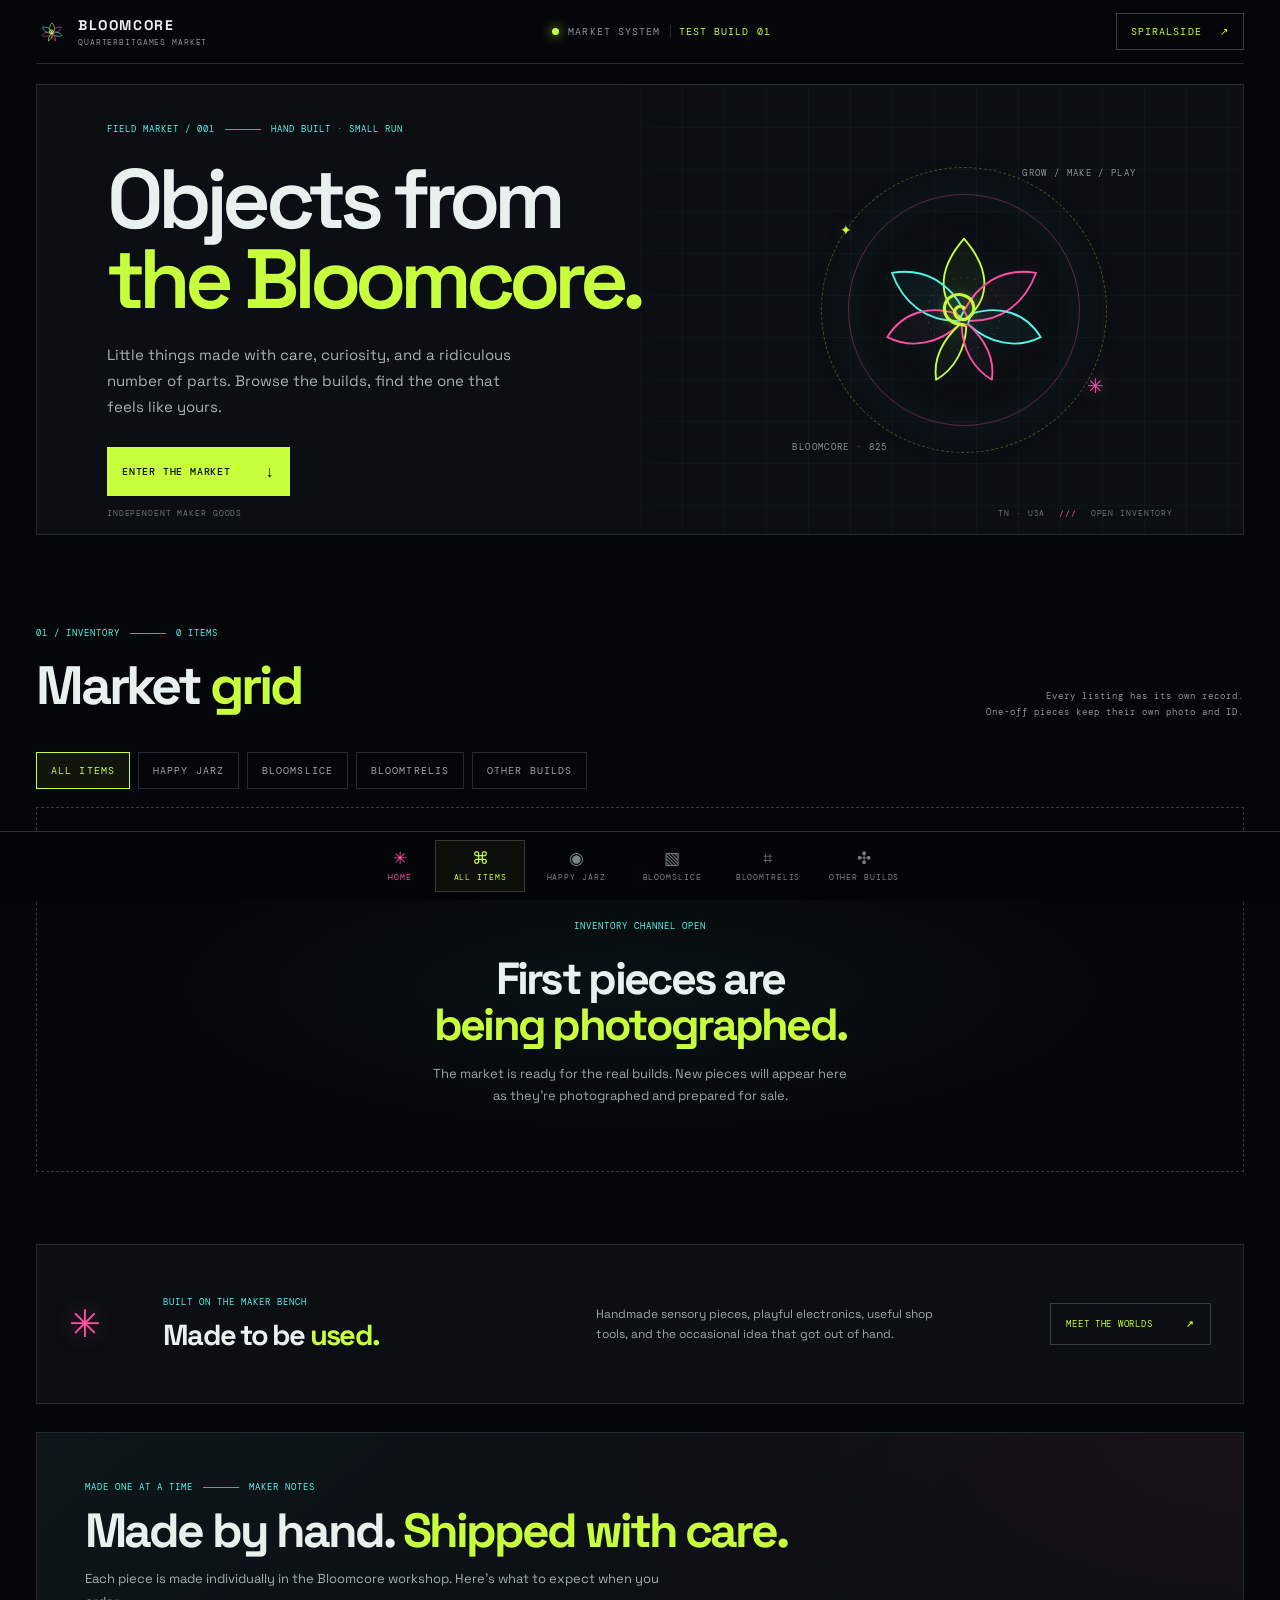
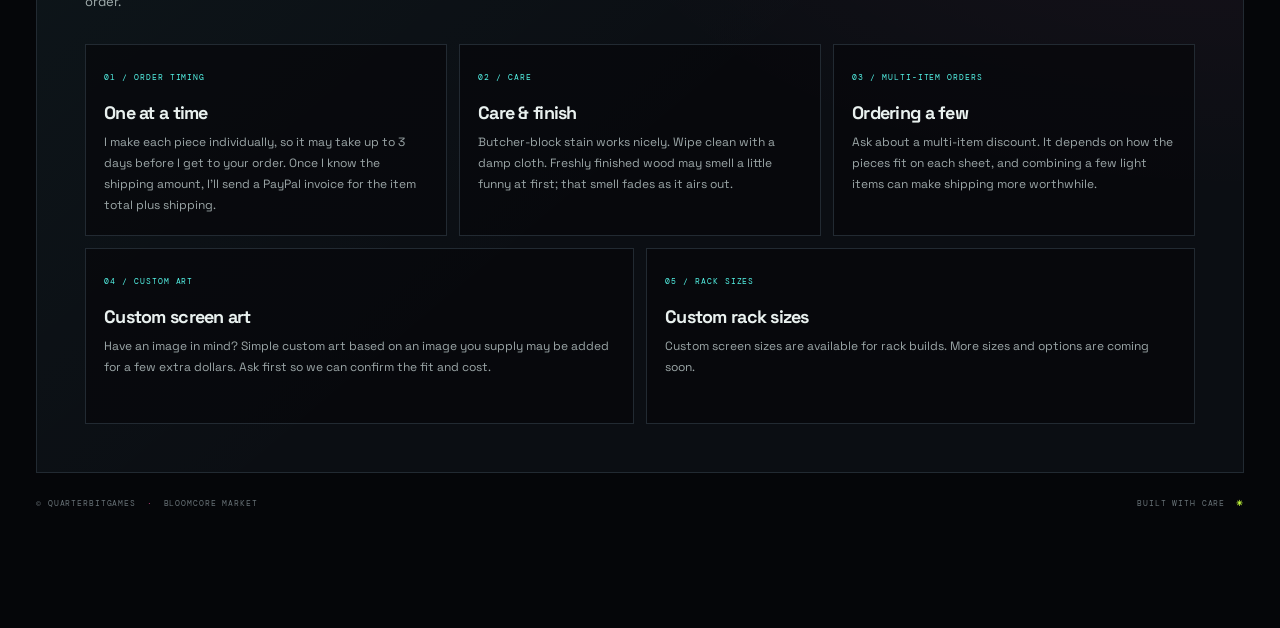
<file: index.html>
<!doctype html>
<html lang="en">
<head>
  <meta charset="utf-8">
  <meta name="viewport" content="width=device-width, initial-scale=1, viewport-fit=cover">
  <meta name="theme-color" content="#050609">
  <meta name="description" content="The quarterbitgames Bloomcore market: handmade Happy Jarz, BloomSlice boards, Bloomtrelis tools, and other builds.">
  <title>Bloomcore Market · quarterbitgames</title>
  <link rel="stylesheet" href="./assets/bloomcore.css?v=20261018-admin-hide">
</head>
<body>
  <div class="scanlines" aria-hidden="true"></div>
  <div class="site-shell">
    <header class="topbar">
      <a class="brand" href="./" aria-label="Bloomcore Market home">
        <span class="brand-mark" aria-hidden="true"><svg class="brand-emblem" viewBox="0 0 320 320" focusable="false">
          <path class="petal petal-top" d="M160 173 C128 150 122 112 160 68 C198 112 192 150 160 173Z"/>
          <path class="petal petal-left" d="M153 174 C112 175 81 151 67 112 C111 105 142 126 160 161Z"/>
          <path class="petal petal-right" d="M167 174 C208 175 239 151 253 112 C209 105 178 126 160 161Z"/>
          <path class="petal petal-lower-left" d="M155 178 C128 203 93 211 61 195 C80 164 113 153 151 165Z"/>
          <path class="petal petal-lower-right" d="M165 178 C192 203 227 211 259 195 C240 164 207 153 169 165Z"/>
          <path class="petal petal-bottom-left" d="M155 178 C133 198 120 222 124 250 C148 236 162 210 163 181Z"/>
          <path class="petal petal-bottom-right" d="M165 178 C187 198 200 222 196 250 C172 236 158 210 157 181Z"/>
          <path class="spiral-stroke" d="M160 179 C143 179 133 168 135 155 C137 142 151 137 162 142 C174 147 176 162 167 169 C159 176 148 171 148 163 C148 156 155 153 160 157"/>
        </svg></span>
        <span class="brand-copy"><strong>BLOOMCORE</strong><small>QUARTERBITGAMES MARKET</small></span>
      </a>
      <div class="top-status"><span class="live-dot"></span><span>MARKET SYSTEM</span><b>TEST BUILD 01</b></div>
      <a class="spiral-link" href="https://spiralside.com/" target="_blank" rel="noreferrer">SPIRALSIDE <span aria-hidden="true">↗</span></a>
    </header>

    <main>
      <section class="hero frame" aria-labelledby="hero-title">
        <div class="hero-grid" aria-hidden="true"></div>
        <div class="hero-copy">
          <div class="eyebrow"><span>FIELD MARKET / 001</span><span class="eyebrow-line"></span><span>HAND BUILT · SMALL RUN</span></div>
          <h1 id="hero-title">Objects from<br><em>the Bloomcore.</em></h1>
          <p class="hero-intro">Little things made with care, curiosity, and a ridiculous number of parts. Browse the builds, find the one that feels like yours.</p>
          <a class="button button-primary" href="#catalog"><span>ENTER THE MARKET</span><b aria-hidden="true">↓</b></a>
        </div>
        <div class="hero-orbit" aria-hidden="true">
          <div class="bloom-halo bloom-halo-a"></div><div class="bloom-halo bloom-halo-b"></div>
          <svg class="bloom-emblem" viewBox="0 0 320 320" focusable="false">
            <path class="petal petal-top" d="M160 173 C128 150 122 112 160 68 C198 112 192 150 160 173Z"/>
            <path class="petal petal-left" d="M153 174 C112 175 81 151 67 112 C111 105 142 126 160 161Z"/>
            <path class="petal petal-right" d="M167 174 C208 175 239 151 253 112 C209 105 178 126 160 161Z"/>
            <path class="petal petal-lower-left" d="M155 178 C128 203 93 211 61 195 C80 164 113 153 151 165Z"/>
            <path class="petal petal-lower-right" d="M165 178 C192 203 227 211 259 195 C240 164 207 153 169 165Z"/>
            <path class="petal petal-bottom-left" d="M155 178 C133 198 120 222 124 250 C148 236 162 210 163 181Z"/>
            <path class="petal petal-bottom-right" d="M165 178 C187 198 200 222 196 250 C172 236 158 210 157 181Z"/>
            <path class="spiral-stroke" d="M160 179 C143 179 133 168 135 155 C137 142 151 137 162 142 C174 147 176 162 167 169 C159 176 148 171 148 163 C148 156 155 153 160 157"/>
            <circle class="emblem-center" cx="160" cy="165" r="47"/>
          </svg>
          <span class="orbit-label orbit-label-a">GROW / MAKE / PLAY</span><span class="orbit-label orbit-label-b">BLOOMCORE · 825</span>
          <span class="bloom-spark bloom-spark-a">✳</span><span class="bloom-spark bloom-spark-b">✦</span>
        </div>
        <div class="hero-bottom"><span>INDEPENDENT MAKER GOODS</span><span>TN · USA <i>///</i> OPEN INVENTORY</span></div>
      </section>

      <section class="catalog-section" id="catalog">
        <div class="section-heading">
          <div><div class="eyebrow"><span>01 / INVENTORY</span><span class="eyebrow-line"></span><span id="inventory-total">0 ITEMS</span></div><h2>Market <em>grid</em></h2></div>
          <div class="section-note">Every listing has its own record.<br>One-off pieces keep their own photo and ID.</div>
        </div>
        <div class="filter-row" id="type-filters" aria-label="Filter by item type"></div>
        <div class="product-grid" id="product-grid" aria-live="polite"></div>
        <div class="empty-state" id="empty-state" hidden>
          <div class="empty-symbol" aria-hidden="true">✳</div>
          <p class="eyebrow">INVENTORY CHANNEL OPEN</p>
          <h3>First pieces are<br><em>being photographed.</em></h3>
          <p>The market is ready for the real builds. New pieces will appear here as they’re photographed and prepared for sale.</p>
        </div>
      </section>

      <section class="maker-strip frame">
        <div class="maker-star" aria-hidden="true">✳</div>
        <div><div class="eyebrow">BUILT ON THE MAKER BENCH</div><h2>Made to be <em>used.</em></h2></div>
        <p>Handmade sensory pieces, playful electronics, useful shop tools, and the occasional idea that got out of hand.</p>
        <a class="button button-quiet" href="https://spiralside.com/" target="_blank" rel="noreferrer">MEET THE WORLDS <b aria-hidden="true">↗</b></a>
      </section>

      <section class="maker-notes frame" id="maker-notes" aria-labelledby="maker-notes-heading">
        <div class="maker-notes-heading">
          <div class="eyebrow"><span id="store-copy-eyebrow">MADE ONE AT A TIME</span><span class="eyebrow-line"></span><span>MAKER NOTES</span></div>
          <h2 id="maker-notes-heading"><span id="store-copy-heading">Made by hand.</span> <em id="store-copy-heading-accent">Shipped with care.</em></h2>
          <p id="store-copy-intro">Each piece is made individually in the Bloomcore workshop. Here’s what to expect when you order.</p>
        </div>
        <div class="maker-note-grid">
          <article class="maker-note-card"><span class="maker-note-index">01 / ORDER TIMING</span><h3 id="store-copy-turnaround-title">One at a time</h3><p id="store-copy-turnaround-body">I make each piece individually, so it may take up to 3 days before I get to your order. Once I know the shipping amount, I’ll send a PayPal invoice for the item total plus shipping.</p></article>
          <article class="maker-note-card"><span class="maker-note-index">02 / CARE</span><h3 id="store-copy-care-title">Care &amp; finish</h3><p id="store-copy-care-body">Butcher-block stain works nicely. Wipe clean with a damp cloth. Freshly finished wood may smell a little funny at first; that smell fades as it airs out.</p></article>
          <article class="maker-note-card"><span class="maker-note-index">03 / MULTI-ITEM ORDERS</span><h3 id="store-copy-multi-title">Ordering a few</h3><p id="store-copy-multi-body">Ask about a multi-item discount. It depends on how the pieces fit on each sheet, and combining a few light items can make shipping more worthwhile.</p></article>
          <article class="maker-note-card"><span class="maker-note-index">04 / CUSTOM ART</span><h3 id="store-copy-art-title">Custom screen art</h3><p id="store-copy-art-body">Have an image in mind? Simple custom art based on an image you supply may be added for a few extra dollars. Ask first so we can confirm the fit and cost.</p></article>
          <article class="maker-note-card"><span class="maker-note-index">05 / RACK SIZES</span><h3 id="store-copy-sizes-title">Custom rack sizes</h3><p id="store-copy-sizes-body">Custom screen sizes are available for rack builds. More sizes and options are coming soon.</p></article>
        </div>
      </section>
    </main>

    <footer class="site-footer">
      <span>© QUARTERBITGAMES <i>·</i> BLOOMCORE MARKET</span><span>BUILT WITH CARE <b>✳</b></span>
    </footer>
  </div>

  <nav class="hud" aria-label="Market navigation">
    <a class="hud-home" href="./" aria-label="Home"><span class="hud-glyph">✳</span><small>HOME</small></a>
    <a class="hud-item is-active" href="#catalog" data-filter="all"><span class="hud-glyph">⌘</span><small>ALL ITEMS</small></a>
    <a class="hud-item" href="#catalog" data-filter="happy-jarz"><span class="hud-glyph">◉</span><small>HAPPY JARZ</small></a>
    <a class="hud-item" href="#catalog" data-filter="bloomslice"><span class="hud-glyph">▧</span><small>BLOOMSLICE</small></a>
    <a class="hud-item" href="#catalog" data-filter="bloomtrelis"><span class="hud-glyph">⌗</span><small>BLOOMTRELIS</small></a>
    <a class="hud-item" href="#catalog" data-filter="other"><span class="hud-glyph">✣</span><small>OTHER BUILDS</small></a>
  </nav>

  <dialog class="item-dialog" id="item-dialog" aria-labelledby="dialog-title">
    <button class="dialog-close" type="button" aria-label="Close details">×</button>
    <div class="dialog-layout"><div class="dialog-photo" id="dialog-photo"></div><div class="dialog-info"><p class="eyebrow" id="dialog-type"></p><h2 id="dialog-title"></h2><p class="dialog-id" id="dialog-id"></p><p class="dialog-description" id="dialog-description"></p><dl class="dialog-specs" id="dialog-specs"></dl><div class="dialog-buy" id="dialog-buy"></div></div></div>
  </dialog>
  <script src="./assets/catalog.js"></script>
</body>
</html>
</file>
<file: assets/bloomcore.css>
@import url('https://fonts.googleapis.com/css2?family=DM+Mono:wght@400;500&family=Space+Grotesk:wght@400;500;600;700&display=swap');
:root{color-scheme:dark;--bg:#050609;--panel:#0b0e13;--panel2:#10151b;--line:#222a32;--text:#e9f1ef;--muted:#89939a;--lime:#c8ff3d;--cyan:#54f5e8;--pink:#ff4fa3;--mono:'DM Mono',ui-monospace,monospace;--display:'Space Grotesk',Arial,sans-serif;--max:1160px}
*{box-sizing:border-box}html{scroll-behavior:smooth;scroll-padding-bottom:100px}body{margin:0;background:var(--bg);color:var(--text);font-family:var(--display);min-width:320px}a{color:inherit;text-decoration:none}button,input,select,textarea{font:inherit}.scanlines{position:fixed;inset:0;z-index:10;pointer-events:none;opacity:.12;background:repeating-linear-gradient(to bottom,transparent 0 3px,rgba(255,255,255,.025) 4px)}.site-shell{max-width:1440px;margin:auto;padding:0 36px 120px}.topbar{height:80px;display:flex;align-items:center;justify-content:space-between;border-bottom:1px solid var(--line);gap:20px}.brand{display:flex;align-items:center;gap:12px}.brand-mark{width:31px;height:31px;border:1px solid var(--lime);border-radius:50%;position:relative;display:grid;place-items:center}.brand-mark:before,.brand-mark:after{content:"";position:absolute;width:21px;height:1px;background:var(--lime);transform:rotate(60deg)}.brand-mark:after{transform:rotate(-60deg)}.brand-mark i{position:absolute;width:5px;height:5px;background:var(--pink);border-radius:50%}.brand-copy{display:grid;gap:3px;letter-spacing:.1em}.brand-copy strong{font-size:14px}.brand-copy small,.eyebrow,.top-status,.spiral-link,.hero-bottom,.button,.section-note,.filter-pill,.product-meta,.product-id,.status-tag,.site-footer,.hud small,.text-link,.dialog-id,.dialog-specs dt,.admin-label,.admin-note,.upload-button,.admin-table th,.admin-table td,.admin-actions button{font-family:var(--mono);font-size:10px;letter-spacing:.11em}.brand-copy small{color:var(--muted);font-size:8px}.top-status{display:flex;align-items:center;gap:9px;color:var(--muted)}.top-status b{font-weight:400;color:var(--lime);padding-left:8px;border-left:1px solid var(--line)}.live-dot{width:7px;height:7px;background:var(--lime);border-radius:50%;box-shadow:0 0 12px var(--lime)}.spiral-link{border:1px solid #35423a;padding:11px 14px;color:var(--lime);transition:.2s}.spiral-link:hover{background:var(--lime);color:#111}.spiral-link span{margin-left:11px}.frame{position:relative;border:1px solid var(--line);background:var(--panel);overflow:hidden}.hero{min-height:480px;margin-top:28px;padding:55px 5.8% 48px;display:flex;align-items:center}.hero-grid{position:absolute;inset:0 0 0 43%;opacity:.25;background-image:linear-gradient(rgba(84,245,232,.14) 1px,transparent 1px),linear-gradient(90deg,rgba(84,245,232,.14) 1px,transparent 1px);background-size:42px 42px;mask-image:linear-gradient(90deg,transparent,#000 20%,#000)}.hero-copy{position:relative;z-index:2;width:55%;max-width:560px}.eyebrow{display:flex;align-items:center;gap:10px;color:var(--cyan);font-size:9px}.eyebrow-line{height:1px;width:36px;background:var(--pink);display:inline-block}.hero h1{font-size:clamp(48px,7vw,84px);line-height:.95;letter-spacing:-.07em;margin:25px 0 22px;font-weight:600}.hero h1 em,.section-heading h2 em,.empty-state h3 em,.maker-strip h2 em{color:var(--lime);font-style:normal}.hero-intro{max-width:430px;color:#a7b2b2;line-height:1.75;font-size:15px;margin:0 0 27px}.button{display:inline-flex;align-items:center;justify-content:space-between;gap:34px;padding:14px 15px;letter-spacing:.08em;transition:transform .18s,background .18s,color .18s}.button:hover{transform:translateY(-2px)}.button-primary{background:var(--lime);color:#0a0d08;font-weight:500}.button-primary b{font-size:16px}.hero-orbit{position:absolute;width:370px;height:370px;right:10%;top:50%;transform:translateY(-50%);display:grid;place-items:center}.orbit{position:absolute;border:1px solid rgba(84,245,232,.55);border-radius:50%;transform:rotate(-28deg)}.orbit-a{width:290px;height:160px}.orbit-b{width:290px;height:160px;transform:rotate(62deg);border-color:rgba(255,79,163,.68)}.orbit-core{width:112px;height:112px;border:1px solid var(--lime);border-radius:50%;display:grid;place-items:center;background:rgba(200,255,61,.07);box-shadow:0 0 50px rgba(200,255,61,.14),inset 0 0 30px rgba(200,255,61,.09);font-size:26px;letter-spacing:-.1em;color:var(--lime)}.orbit-core:before{content:"";position:absolute;width:156px;height:156px;border:1px dashed rgba(200,255,61,.4);border-radius:50%}.orbit-label{position:absolute;color:var(--muted);font:9px var(--mono);letter-spacing:.15em}.orbit-label-a{top:53px;right:2px}.orbit-label-b{bottom:46px;left:-3px}.orbit-cross{position:absolute;right:45px;bottom:86px;color:var(--pink);font-size:26px}.hero-bottom{position:absolute;bottom:16px;left:5.8%;right:5.8%;display:flex;justify-content:space-between;color:#687277;font-size:8px}.hero-bottom i{color:var(--pink);font-style:normal;padding:0 8px}.catalog-section{padding:92px 0 72px}.section-heading{display:flex;justify-content:space-between;align-items:end;margin-bottom:27px}.section-heading h2{font-size:clamp(34px,5vw,54px);letter-spacing:-.06em;margin:12px 0 0}.section-note{color:var(--muted);line-height:1.8;text-align:right;font-size:9px}.filter-row{display:flex;gap:8px;overflow-x:auto;padding:5px 0 18px;scrollbar-width:thin;scrollbar-color:#34413d transparent}.filter-pill{white-space:nowrap;background:transparent;border:1px solid var(--line);color:#9ca6a8;padding:11px 14px;cursor:pointer;transition:.2s}.filter-pill:hover,.filter-pill.active{border-color:var(--lime);color:var(--lime);background:rgba(200,255,61,.06)}.product-grid{display:grid;grid-template-columns:repeat(3,minmax(0,1fr));gap:18px}.product-card{background:var(--panel);border:1px solid var(--line);min-width:0;cursor:pointer;transition:border .2s,transform .2s,box-shadow .2s}.product-card:hover{transform:translateY(-3px);border-color:var(--cyan);box-shadow:0 10px 35px rgba(84,245,232,.07)}.product-photo{height:auto;aspect-ratio:1.24;position:relative;overflow:hidden;background:#0d1114;border-bottom:1px solid var(--line)}.product-photo img{display:block;width:100%;height:100%;object-fit:cover;transition:transform .4s}.product-card:hover .product-photo img{transform:scale(1.035)}.photo-fallback{height:100%;display:grid;place-items:center;position:relative;overflow:hidden;background:radial-gradient(ellipse at 48% 48%,rgba(84,245,232,.12),transparent 45%),linear-gradient(135deg,#0c1014,#080a0d)}.photo-fallback:before,.photo-fallback:after{content:"";position:absolute;width:55%;height:40%;border:1px solid rgba(84,245,232,.35);transform:rotate(-24deg);border-radius:50%}.photo-fallback:after{transform:rotate(65deg);border-color:rgba(255,79,163,.45)}.photo-fallback span{position:relative;z-index:1;color:var(--lime);font:10px var(--mono);letter-spacing:.18em;border:1px solid #465341;padding:10px;background:rgba(5,6,9,.75)}.product-corner{position:absolute;top:12px;left:12px;font:9px var(--mono);color:var(--lime);letter-spacing:.12em;background:rgba(5,6,9,.86);padding:8px}.status-tag{position:absolute;right:12px;top:12px;color:var(--cyan);background:rgba(5,6,9,.86);padding:8px;font-size:8px}.product-info{padding:16px 17px 18px}.product-meta{display:flex;justify-content:space-between;gap:8px;color:var(--cyan);font-size:8px}.product-name{font-size:20px;letter-spacing:-.04em;margin:10px 0 8px}.product-description{font-size:12px;color:#a0aaab;line-height:1.65;margin:0;min-height:40px}.product-card-bottom{display:flex;justify-content:space-between;align-items:center;border-top:1px solid var(--line);margin-top:15px;padding-top:13px}.product-id{color:#6f7a7c;font-size:8px}.product-price{font:12px var(--mono);color:var(--lime)}.empty-state{min-height:365px;border:1px dashed #303c3a;display:grid;justify-items:center;align-content:center;text-align:center;padding:40px 20px;background:radial-gradient(ellipse at center,rgba(84,245,232,.05),transparent 60%)}.empty-symbol{font-size:32px;color:var(--pink);margin-bottom:18px}.empty-state .eyebrow{justify-content:center}.empty-state h3{font-size:clamp(30px,4.5vw,45px);letter-spacing:-.06em;line-height:1.02;margin:15px 0}.empty-state>p:not(.eyebrow){max-width:430px;font-size:13px;color:#9aa5a6;line-height:1.7;margin:0 0 20px}.text-link{color:var(--cyan);font-size:9px}.text-link span{color:var(--pink);padding-left:8px}.maker-strip{min-height:160px;display:grid;grid-template-columns:70px 1fr 1.05fr auto;gap:24px;align-items:center;padding:25px 32px}.maker-star{font-size:38px;color:var(--pink);text-shadow:0 0 25px rgba(255,79,163,.4)}.maker-strip h2{font-size:29px;letter-spacing:-.06em;margin:8px 0 0}.maker-strip p{color:#9ca7a8;font-size:12px;line-height:1.7;max-width:340px}.button-quiet{border:1px solid #35423a;color:var(--lime);font-size:9px}.button-quiet:hover{background:var(--lime);color:#10130c}.site-footer{display:flex;justify-content:space-between;gap:16px;padding:25px 0 0;color:#687277;font-size:8px}.site-footer i{font-style:normal;color:var(--pink);padding:0 5px}.site-footer b{color:var(--lime);padding-left:5px}.site-footer a{color:var(--cyan)}.hud{position:fixed;z-index:20;bottom:0;left:0;right:0;min-height:69px;padding:8px max(20px,calc((100vw - 1150px)/2));padding-bottom:max(8px,env(safe-area-inset-bottom));display:flex;justify-content:center;align-items:stretch;gap:6px;background:rgba(5,6,9,.93);border-top:1px solid #29322f;backdrop-filter:blur(14px)}.hud a{min-width:90px;display:flex;flex-direction:column;align-items:center;justify-content:center;gap:5px;color:#798384;border:1px solid transparent;transition:.18s}.hud a:hover,.hud a.is-active{color:var(--lime);border-color:#2d3932;background:rgba(200,255,61,.04)}.hud .hud-glyph{font-size:17px;line-height:1}.hud small{font-size:8px;white-space:nowrap}.hud .hud-home{min-width:58px;color:var(--pink)}.hud .hud-admin{margin-left:12px;border-left:1px solid var(--line);padding-left:14px;min-width:74px;color:var(--cyan)}.item-dialog{width:min(960px,calc(100vw - 34px));max-width:960px;padding:0;border:1px solid #39453f;background:#090c10;color:var(--text);box-shadow:0 25px 100px #000}.item-dialog::backdrop{background:rgba(0,0,0,.82);backdrop-filter:blur(5px)}.dialog-close{position:absolute;right:11px;top:11px;z-index:2;border:1px solid #56615b;background:#080a0d;color:var(--lime);width:39px;height:39px;font-size:24px;cursor:pointer}.dialog-layout{display:grid;grid-template-columns:1.1fr .9fr;min-height:430px}.dialog-photo{background:#0b0f12;display:grid;place-items:center;border-right:1px solid var(--line);min-height:430px}.dialog-photo img{max-width:100%;max-height:72vh;object-fit:contain}.dialog-info{padding:55px 36px 30px}.dialog-info h2{font-size:36px;letter-spacing:-.06em;margin:16px 0 5px}.dialog-id{color:var(--muted);margin:0 0 25px}.dialog-description{color:#aab4b4;line-height:1.8;font-size:14px}.dialog-specs{margin:25px 0;display:grid;grid-template-columns:90px 1fr;gap:10px;font-size:11px}.dialog-specs dt{color:#738080}.dialog-specs dd{margin:0;color:var(--text)}.dialog-buy{margin-top:30px}.dialog-buy .button{width:100%}.button-disabled{border:1px solid #374039;color:#8a938c;cursor:not-allowed}.admin-body{background:radial-gradient(ellipse at top center,rgba(84,245,232,.07),transparent 50%),var(--bg)}.admin-main{max-width:1060px;margin:0 auto;padding:50px 0}.admin-heading{display:flex;align-items:end;justify-content:space-between;gap:20px;margin-bottom:28px}.admin-heading h1{font-size:clamp(36px,6vw,64px);letter-spacing:-.07em;margin:12px 0 0}.admin-heading h1 em{color:var(--lime);font-style:normal}.admin-heading p{max-width:390px;color:#99a4a5;line-height:1.7;font-size:13px;margin:0}.admin-panel{border:1px solid var(--line);background:var(--panel);padding:25px;margin-bottom:18px}.admin-panel h2{font-size:17px;letter-spacing:-.03em;margin:0 0 6px}.admin-note{color:#879292;line-height:1.7;font-size:9px;letter-spacing:.02em;margin:0 0 18px}.admin-actions{display:flex;gap:10px;flex-wrap:wrap;margin:16px 0}.admin-actions button,.upload-button{border:1px solid #3a4640;color:var(--cyan);background:#0a0d10;padding:12px 14px;cursor:pointer;font-size:9px}.admin-actions button:hover,.upload-button:hover{border-color:var(--lime);color:var(--lime)}.upload-zone{min-height:140px;border:1px dashed #435149;display:grid;place-items:center;text-align:center;padding:18px;background:rgba(200,255,61,.018);cursor:pointer}.upload-zone.dragging{border-color:var(--lime);background:rgba(200,255,61,.06)}.upload-zone p{font-size:12px;color:#a3adac;line-height:1.7;margin:0 0 12px}.upload-zone .upload-button{display:inline-block}.upload-zone input{position:absolute;width:1px;height:1px;opacity:0}.admin-label{display:block;color:var(--cyan);font-size:9px;margin-bottom:8px}.admin-fields{display:grid;grid-template-columns:repeat(2,minmax(0,1fr));gap:15px}.admin-fields .full{grid-column:1/-1}.admin-fields input,.admin-fields select,.admin-fields textarea{width:100%;border:1px solid #313b3a;background:#07090c;color:var(--text);padding:12px;outline:none;font-size:13px}.admin-fields input:focus,.admin-fields select:focus,.admin-fields textarea:focus{border-color:var(--lime)}.admin-fields textarea{min-height:90px;resize:vertical}.admin-table-wrap{overflow-x:auto}.admin-table{border-collapse:collapse;width:100%;min-width:650px}.admin-table th,.admin-table td{text-align:left;border-bottom:1px solid var(--line);padding:12px 10px;font-size:9px}.admin-table th{color:#7e8b8a}.admin-table td{color:#c1cac7;letter-spacing:.03em}.admin-table button{border:0;background:none;color:var(--pink);cursor:pointer;font:inherit}.save-state{color:var(--lime);font:10px var(--mono);min-height:18px}.admin-warning{border-left:2px solid var(--pink);padding:12px 15px;background:rgba(255,79,163,.035);color:#aeb7b5;font-size:11px;line-height:1.7}.admin-warning strong{color:var(--pink);font-weight:500}.back-link{font:10px var(--mono);color:var(--lime);border:1px solid #3b493c;padding:12px 14px}.admin-footer{padding-bottom:30px}
@media(max-width:850px){.site-shell{padding-left:22px;padding-right:22px}.hero{min-height:450px;padding-left:5%;padding-right:5%}.hero-orbit{right:1%;opacity:.78;transform:translateY(-50%) scale(.82)}.hero-copy{width:65%}.product-grid{grid-template-columns:repeat(2,minmax(0,1fr))}.maker-strip{grid-template-columns:45px 1fr 1fr;gap:14px}.maker-strip .button{grid-column:2/-1;justify-self:start}.admin-main{padding:38px 22px}.top-status{font-size:8px}}
@media(max-width:600px){html{scroll-padding-bottom:93px}.site-shell{padding:0 14px 110px}.topbar{height:67px}.brand-mark{width:27px;height:27px}.brand-copy strong{font-size:12px}.brand-copy small{font-size:7px}.top-status{display:none}.spiral-link{font-size:8px;padding:10px}.hero{min-height:585px;margin-top:14px;padding:36px 22px 53px;align-items:flex-start}.hero-grid{inset:33% 0 0}.hero-copy{width:100%}.hero h1{font-size:clamp(50px,14vw,72px);margin:21px 0 15px}.hero-intro{font-size:13px;max-width:365px}.hero-orbit{width:270px;height:270px;right:50%;top:auto;bottom:11px;transform:translateX(50%) scale(.67);opacity:.85}.orbit-label-a{right:-25px}.orbit-label-b{left:-36px}.orbit-cross{right:0}.hero-bottom{bottom:12px;left:13px;right:13px;font-size:7px}.hero-bottom span:last-child{display:none}.catalog-section{padding:65px 0 48px}.section-heading{align-items:start;gap:12px;flex-direction:column}.section-heading h2{font-size:42px}.section-note{text-align:left;font-size:8px}.filter-row{margin-right:-14px;padding-right:14px}.filter-pill{font-size:8px;padding:10px 12px}.product-grid{grid-template-columns:1fr;gap:12px}.product-photo{aspect-ratio:1.45}.product-info{padding:13px 14px 15px}.product-name{font-size:18px}.product-description{font-size:11px;min-height:0}.empty-state{min-height:330px}.maker-strip{grid-template-columns:35px 1fr;padding:22px 18px;gap:8px 14px}.maker-star{font-size:30px}.maker-strip h2{font-size:25px}.maker-strip p{grid-column:2;margin:5px 0;font-size:11px}.maker-strip .button{grid-column:2}.site-footer{font-size:7px;flex-wrap:wrap}.site-footer span:nth-child(2){display:none}.hud{justify-content:flex-start;overflow-x:auto;padding:6px 9px;padding-bottom:max(6px,env(safe-area-inset-bottom));gap:3px;scrollbar-width:none}.hud::-webkit-scrollbar{display:none}.hud a{min-width:72px}.hud .hud-home{min-width:52px}.hud .hud-admin{min-width:67px;margin-left:3px;padding-left:5px}.hud small{font-size:7px}.dialog-layout{grid-template-columns:1fr;max-height:calc(100dvh - 26px);overflow:auto}.dialog-photo{min-height:0;height:42dvh;border-right:0;border-bottom:1px solid var(--line)}.dialog-photo img{max-height:40dvh}.dialog-info{padding:25px 22px 24px}.dialog-info h2{font-size:28px}.dialog-id{margin-bottom:15px}.dialog-description{font-size:12px}.dialog-specs{margin:16px 0}.dialog-close{right:8px;top:8px}.admin-main{padding:32px 14px}.admin-heading{align-items:start;flex-direction:column}.admin-heading h1{font-size:44px}.admin-heading p{font-size:12px}.admin-panel{padding:17px}.admin-fields{grid-template-columns:1fr}.admin-fields .full{grid-column:auto}.admin-actions button,.upload-button{font-size:8px;padding:11px}}
@media(min-width:601px) and (max-width:740px){.hud a{min-width:76px}.hud small{font-size:7px}}

/* Bloomcore spiral-lotus identity and a more compact storefront masthead. */
.topbar{height:64px}
.brand{gap:10px}
.brand-mark{width:32px;height:32px;border:0;border-radius:0;overflow:visible}
.brand-mark:before,.brand-mark:after,.brand-mark i{display:none}
.brand-emblem{display:block;width:100%;height:100%;overflow:visible}
.brand-emblem .petal{fill:none;stroke:var(--lime);stroke-width:7;stroke-linejoin:round;opacity:.85}
.brand-emblem .petal-left,.brand-emblem .petal-lower-right{stroke:var(--cyan)}
.brand-emblem .petal-right,.brand-emblem .petal-lower-left,.brand-emblem .petal-bottom-right{stroke:var(--pink)}
.brand-emblem .petal-bottom-left{stroke:var(--lime)}
.brand-emblem .spiral-stroke{fill:none;stroke:var(--lime);stroke-width:9;stroke-linecap:round;stroke-linejoin:round}
.hero{min-height:390px;margin-top:20px;padding-top:38px;padding-bottom:38px}
.hero-orbit{width:340px;height:340px;right:9%;}
.bloom-halo{position:absolute;border:1px solid rgba(84,245,232,.28);border-radius:50%;}
.bloom-halo-a{width:286px;height:286px;border-style:dashed;border-color:rgba(200,255,61,.3);}
.bloom-halo-b{width:232px;height:232px;border-color:rgba(255,79,163,.34);box-shadow:0 0 55px rgba(84,245,232,.06),inset 0 0 36px rgba(84,245,232,.045)}
.bloom-emblem{position:relative;z-index:1;width:248px;height:248px;overflow:visible;filter:drop-shadow(0 0 14px rgba(84,245,232,.14));}
.bloom-emblem .petal{fill:rgba(84,245,232,.035);stroke:var(--cyan);stroke-width:2.4;stroke-linejoin:round;}
.bloom-emblem .petal-top{stroke:var(--lime);fill:rgba(200,255,61,.045)}
.bloom-emblem .petal-right,.bloom-emblem .petal-lower-left,.bloom-emblem .petal-bottom-right{stroke:var(--pink);fill:rgba(255,79,163,.035)}
.bloom-emblem .petal-bottom-left{stroke:var(--lime);fill:rgba(200,255,61,.035)}
.bloom-emblem .petal-left,.bloom-emblem .petal-lower-right{stroke:var(--cyan);}
.bloom-emblem .spiral-stroke{fill:none;stroke:var(--lime);stroke-width:4;stroke-linecap:round;stroke-linejoin:round;filter:drop-shadow(0 0 5px rgba(200,255,61,.35))}
.bloom-emblem .emblem-center{fill:none;stroke:rgba(200,255,61,.25);stroke-width:1;stroke-dasharray:2 7}
.orbit-label-a{top:27px;right:-2px}
.orbit-label-b{bottom:27px;left:-2px}
.bloom-spark{position:absolute;z-index:2;color:var(--pink);font-size:20px;line-height:1;text-shadow:0 0 16px rgba(255,79,163,.5)}
.bloom-spark-a{right:30px;bottom:84px}
.bloom-spark-b{left:46px;top:83px;color:var(--lime);font-size:14px}
@media(max-width:850px){.hero{min-height:370px}.hero-orbit{right:2%;transform:translateY(-50%) scale(.78)}}
@media(max-width:600px){
  .topbar{height:60px}
  .hero{min-height:495px;margin-top:12px;padding-top:29px;padding-bottom:48px}
  .hero-orbit{width:270px;height:270px;right:50%;top:auto;bottom:6px;transform:translateX(50%) scale(.69);opacity:.9}
  .bloom-halo-a{width:255px;height:255px}
  .bloom-halo-b{width:208px;height:208px}
  .bloom-emblem{width:232px;height:232px}
  .orbit-label-a{right:-22px;top:9px}
  .orbit-label-b{left:-26px;bottom:9px}
}
@media(prefers-reduced-motion:reduce){html{scroll-behavior:auto}*,*::before,*::after{transition-duration:.01ms!important}}

/* Admin photo browser */
.panel-heading-row{display:flex;align-items:start;justify-content:space-between;gap:16px}
.panel-heading-row .admin-note{margin-top:8px;max-width:680px}
.photo-refresh{flex:none;border:1px solid #3a4640;color:var(--cyan);background:#0a0d10;padding:11px 13px;cursor:pointer;font:9px var(--mono);letter-spacing:.1em}
.photo-refresh:hover{border-color:var(--lime);color:var(--lime)}
.photo-library{display:grid;grid-template-columns:repeat(auto-fill,minmax(150px,1fr));gap:12px;margin-top:14px}
.photo-tile{min-width:0;padding:0;border:1px solid var(--line);background:#080b0e;color:var(--text);text-align:left;cursor:pointer;transition:border-color .18s,transform .18s}
.photo-tile:hover,.photo-tile:focus-visible{border-color:var(--cyan);transform:translateY(-2px);outline:none}
.photo-tile.is-selected{border-color:var(--lime);box-shadow:0 0 0 1px rgba(200,255,61,.25)}
.photo-tile img{display:block;width:100%;height:132px;object-fit:cover;background:#0d1114;border-bottom:1px solid var(--line)}
.photo-tile-copy{display:grid;gap:6px;padding:10px}
.photo-tile-name{overflow-wrap:anywhere;color:#dce5e2;font:10px var(--mono);line-height:1.45}
.photo-tile-meta{display:flex;justify-content:space-between;gap:5px;color:#83908e;font:8px var(--mono);letter-spacing:.07em}
.photo-tile-meta b{color:var(--lime);font-weight:400}
.photo-library-empty{grid-column:1/-1;border:1px dashed #38433f;padding:24px;color:#98a4a3;font-size:12px;line-height:1.7;text-align:center}
@media(max-width:600px){.panel-heading-row{flex-direction:column}.photo-refresh{width:100%}.photo-library{grid-template-columns:repeat(2,minmax(0,1fr));gap:8px}.photo-tile img{height:116px}.photo-tile-copy{padding:8px}}


/* Local order and shipping workbench */
.order-panel{border-color:#35423a;background:linear-gradient(145deg,rgba(84,245,232,.035),transparent 44%),var(--panel)}
.order-fields{margin-top:20px}
.order-total{display:grid;grid-template-columns:1fr auto;align-items:center;gap:5px 16px;border:1px solid #3b493c;background:#090d0d;padding:16px 18px}
.order-total>span{font:9px var(--mono);letter-spacing:.12em;color:var(--cyan)}
.order-total strong{font:600 25px var(--display);color:var(--lime)}
.order-total small{grid-column:1/-1;color:var(--muted);font:9px var(--mono);letter-spacing:.04em;line-height:1.6}
.order-actions{align-items:center}
.admin-actions .order-paypal-link{display:inline-flex;align-items:center;justify-content:center;min-height:43px;padding:10px 14px;border:1px solid var(--cyan);color:var(--cyan);font:9px var(--mono);letter-spacing:.08em}
.admin-actions .order-paypal-link:hover{background:var(--cyan);color:#061010}
.order-actions button:disabled{opacity:.42;cursor:not-allowed}
.invoice-copy-label{display:grid;gap:8px;margin-top:18px}
.invoice-copy-label textarea{width:100%;min-height:115px;resize:vertical;background:#07090c;color:#d8e5e1;border:1px solid var(--line);padding:12px;font:11px/1.6 var(--mono)}
.orders-list-title{font:10px var(--mono);letter-spacing:.12em;color:var(--cyan);margin:25px 0 10px}
.order-edit-button{border:1px solid #41534a;background:transparent;color:var(--lime);padding:6px 10px;font:9px var(--mono);cursor:pointer}
.order-edit-button:hover{border-color:var(--lime)}
.order-table td{vertical-align:middle}
@media(max-width:700px){
  .order-total{padding:14px}
  .order-actions{display:grid;grid-template-columns:1fr 1fr}
  .admin-actions .order-paypal-link{min-height:42px}
  .order-table{min-width:580px}
}

/* Editable maker notes */
.maker-notes{margin:28px 0 0;padding:clamp(24px,4vw,48px);background:radial-gradient(ellipse at top right,rgba(255,79,163,.055),transparent 40%),linear-gradient(140deg,rgba(84,245,232,.035),transparent 52%),var(--panel)}
.maker-notes-heading{max-width:720px;margin-bottom:30px}
.maker-notes-heading h2{font-size:clamp(30px,4.5vw,48px);letter-spacing:-.06em;line-height:1.02;margin:14px 0 12px}
.maker-notes-heading h2 em{color:var(--lime);font-style:normal}
.maker-notes-heading>p{max-width:600px;color:#a2aeae;font-size:13px;line-height:1.75;margin:0}
.maker-note-grid{display:grid;grid-template-columns:repeat(6,minmax(0,1fr));gap:12px}
.maker-note-card{grid-column:span 2;min-width:0;border:1px solid var(--line);background:rgba(5,6,9,.62);padding:19px 18px;min-height:176px}
.maker-note-card:nth-child(4),.maker-note-card:nth-child(5){grid-column:span 3}
.maker-note-index{font:8px var(--mono);letter-spacing:.12em;color:var(--cyan)}
.maker-note-card h3{font-size:18px;letter-spacing:-.04em;margin:16px 0 8px;color:var(--text)}
.maker-note-card p{font-size:12px;color:#9ca7a8;line-height:1.75;margin:0}
.store-copy-fields{margin-top:18px}
.store-copy-panel{border-color:#35423a}
@media(max-width:720px){
  .maker-note-grid{grid-template-columns:1fr 1fr}
  .maker-note-card,.maker-note-card:nth-child(4),.maker-note-card:nth-child(5){grid-column:span 1;padding:16px;min-height:0}
  .maker-note-card:last-child{grid-column:1/-1}
}
@media(max-width:480px){
  .maker-note-grid{grid-template-columns:1fr}
  .maker-note-card,.maker-note-card:nth-child(4),.maker-note-card:nth-child(5),.maker-note-card:last-child{grid-column:1}
}

/* Storefront safety: hide legacy admin HUD controls. */
.hud .hud-admin,
.hud a[href*="admin"],
.hud button[data-admin] { display: none !important; }
.hud .hud-admin { display: none !important; }
</file>
